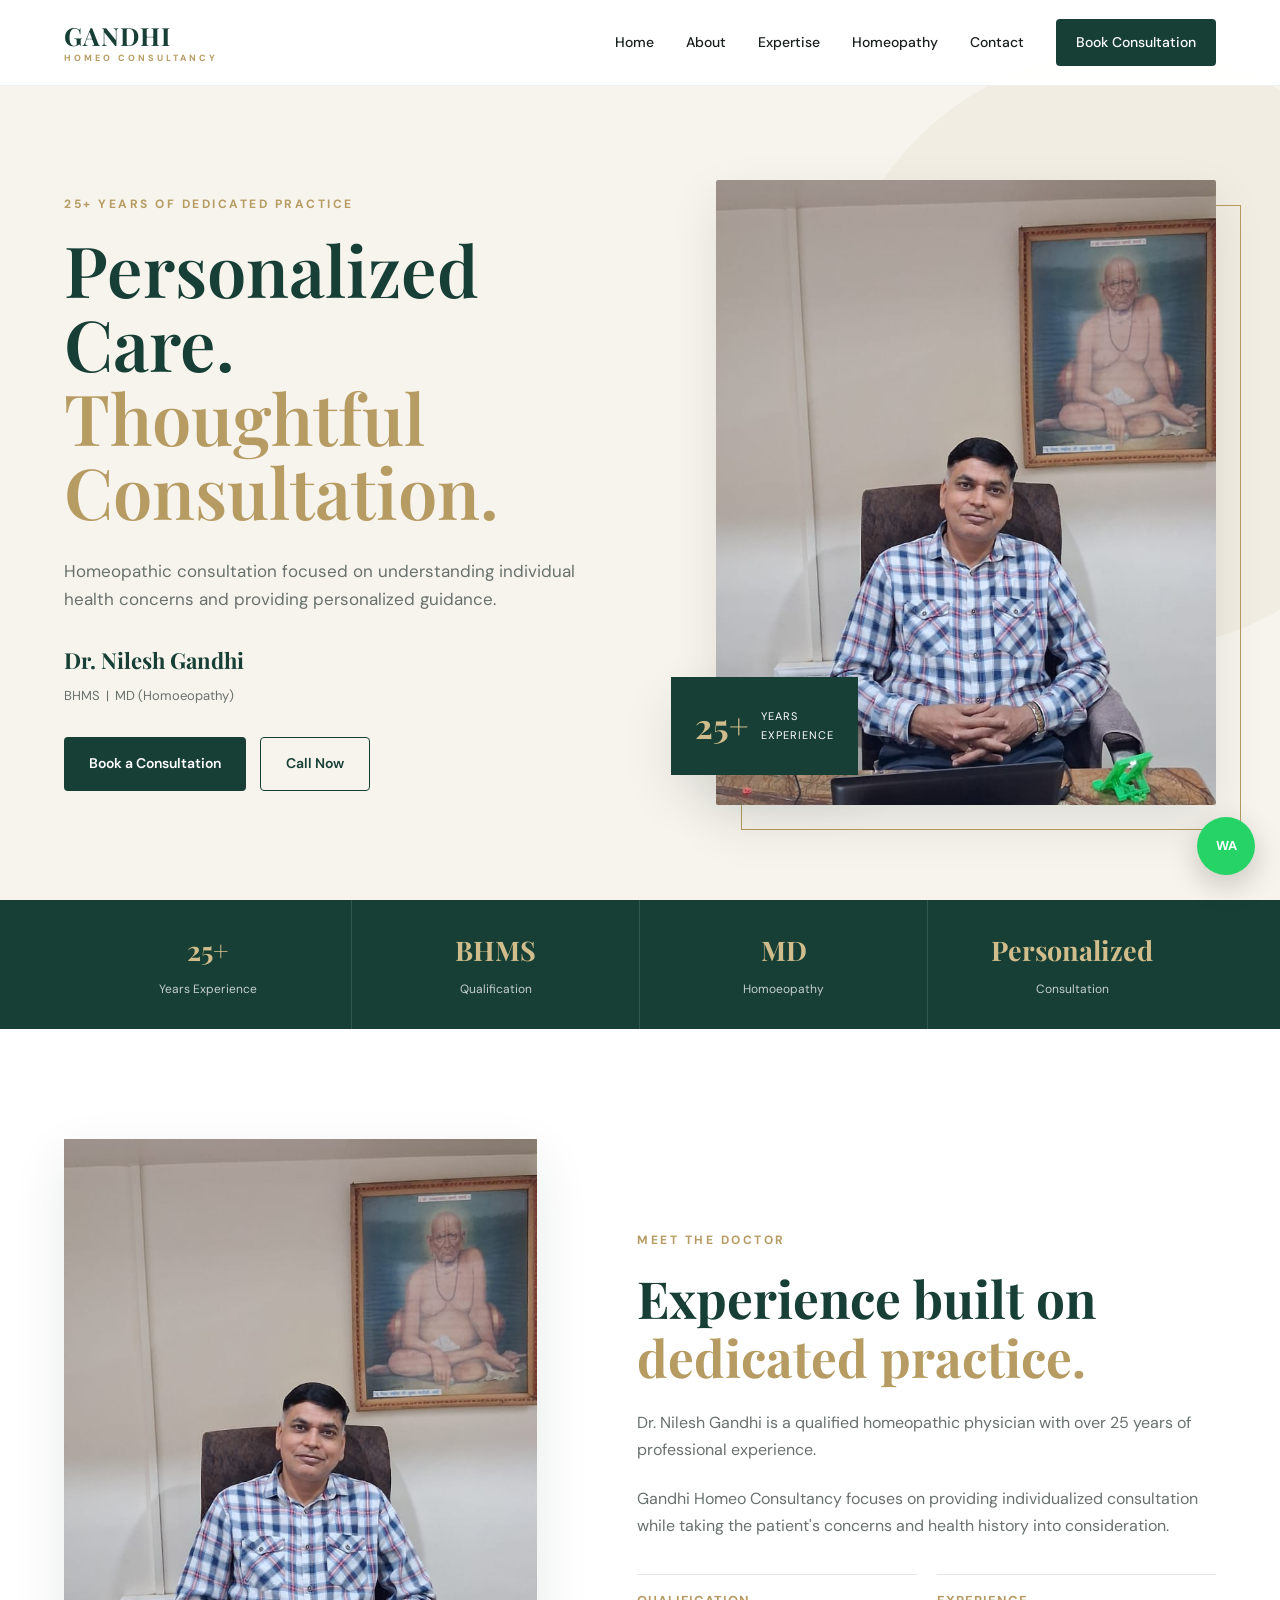
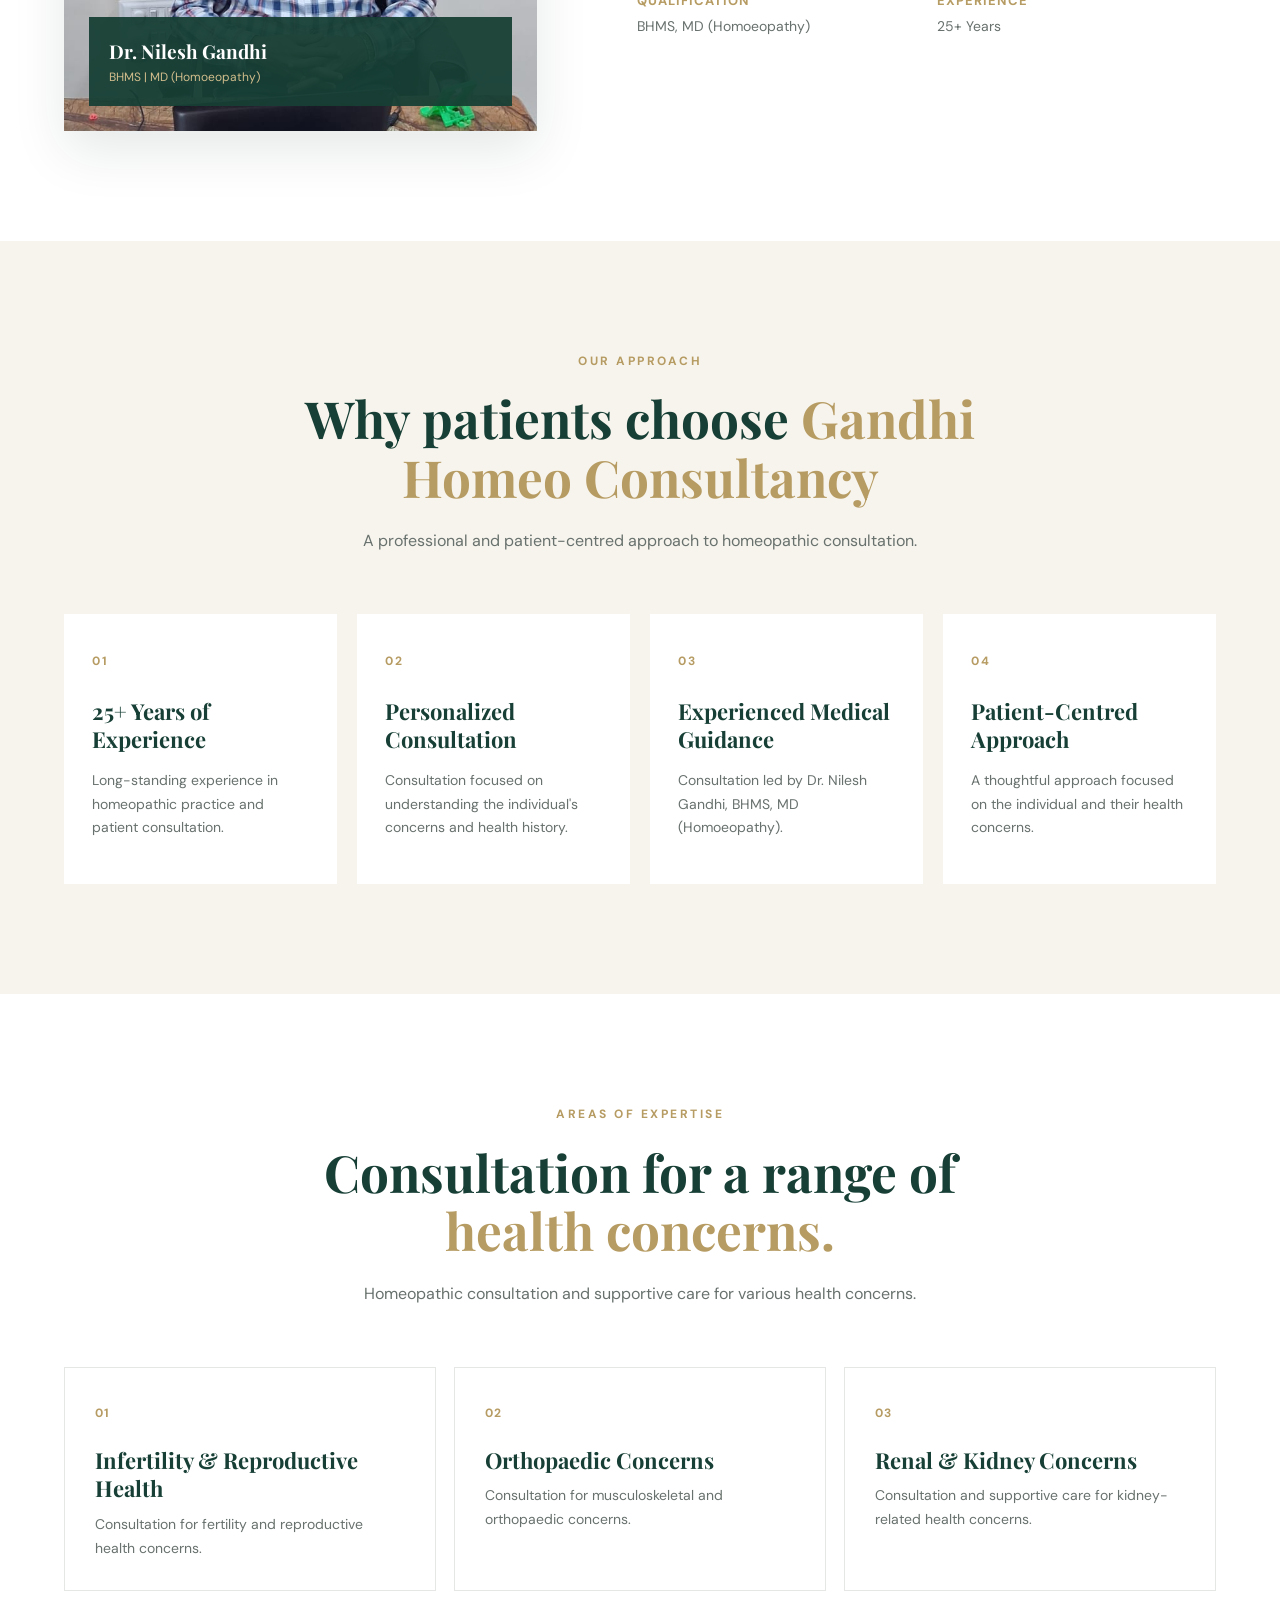
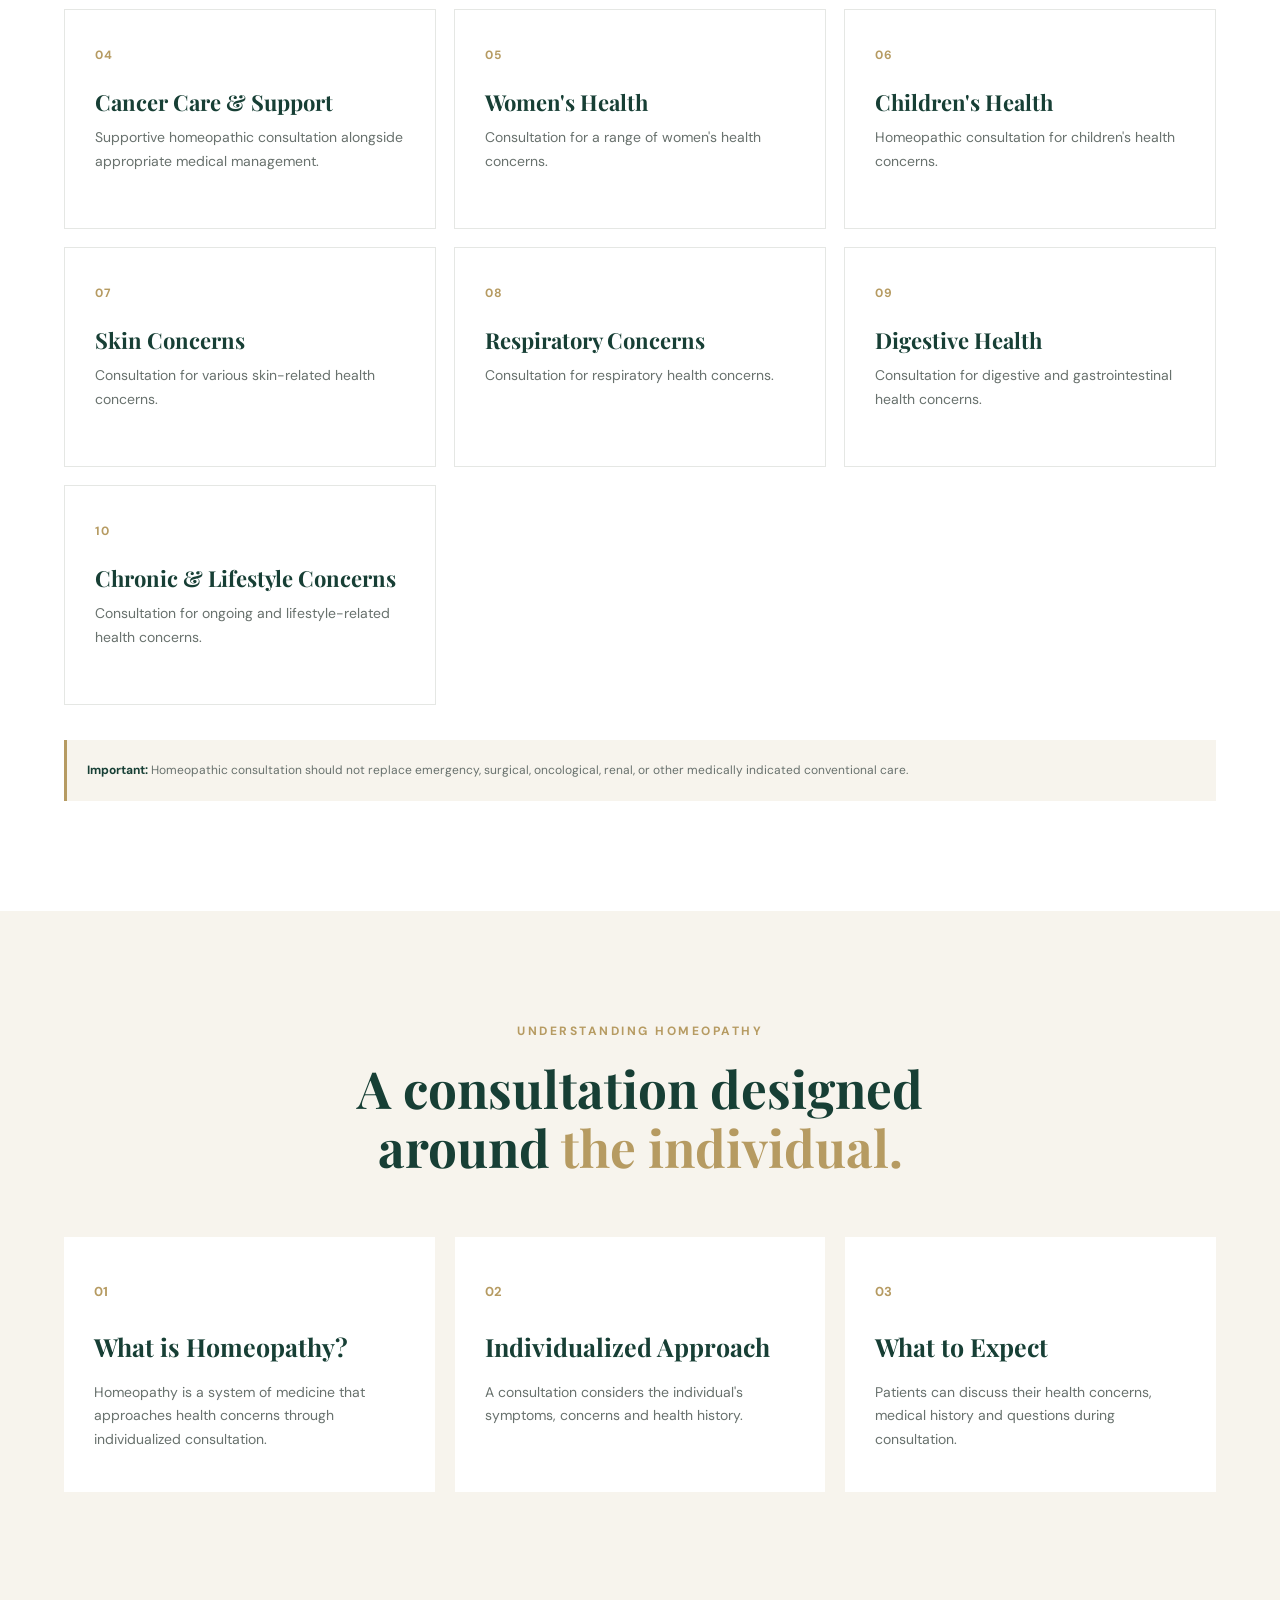
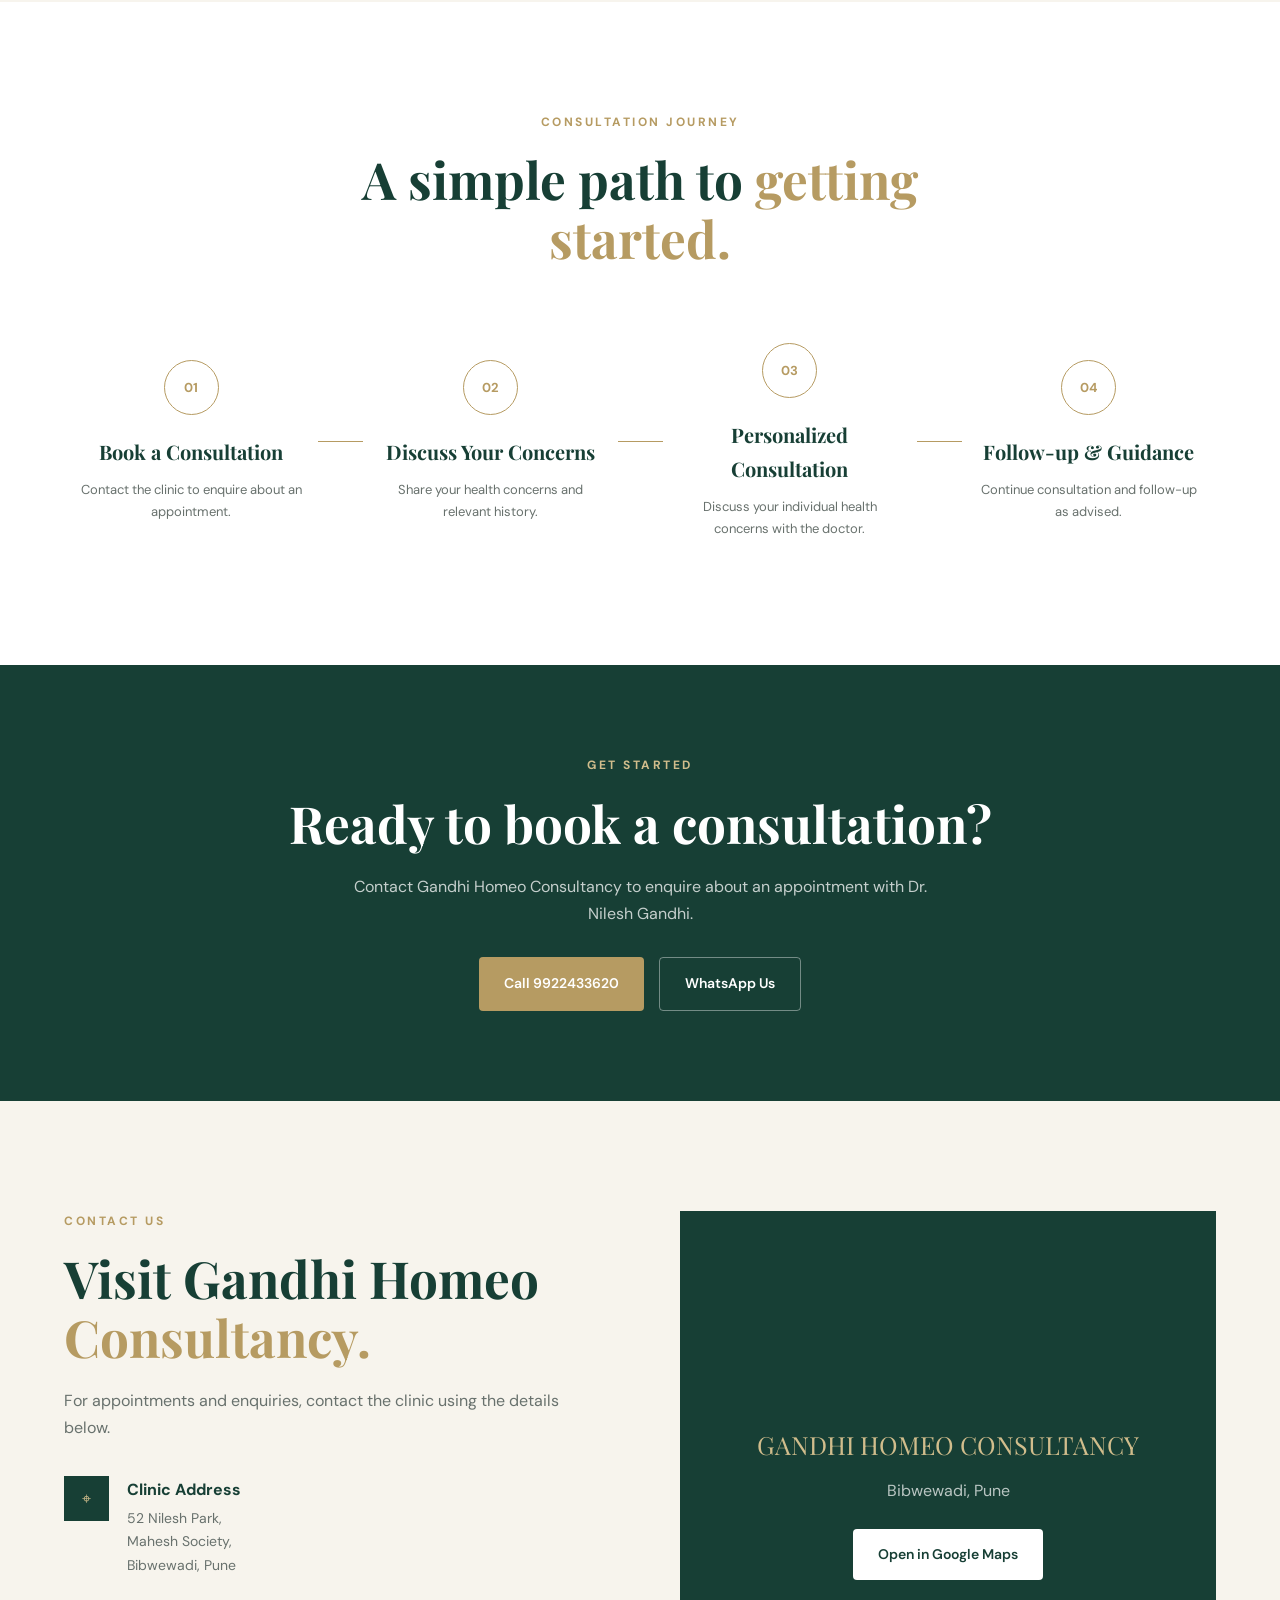
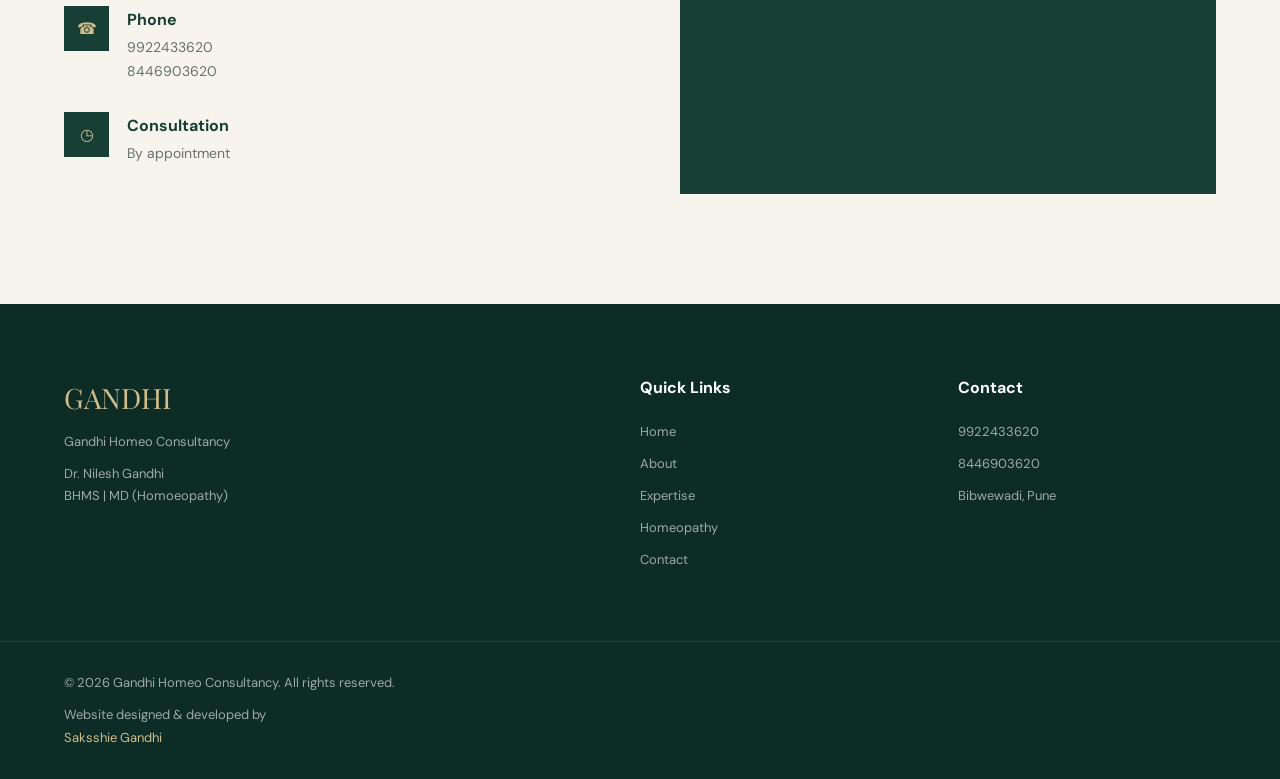
<file: index.html>
<!DOCTYPE html>
<html lang="en">

<head>
    
    <meta name="google-site-verification" content="googlea8a2b70182776283">
    <meta charset="UTF-8">
    <meta name="viewport" content="width=device-width, initial-scale=1.0">

    <title>Gandhi Homeo Consultancy | Dr. Nilesh Gandhi</title>

    <meta name="description"
        content="Gandhi Homeo Consultancy - Homeopathic consultation by Dr. Nilesh Gandhi, BHMS, MD (Homoeopathy), with over 25 years of experience in Pune.">

    <link rel="stylesheet" href="style.css">

    <!-- Google Fonts -->
    <link rel="preconnect" href="https://fonts.googleapis.com">
    <link rel="preconnect" href="https://fonts.gstatic.com" crossorigin>

    <link
        href="https://fonts.googleapis.com/css2?family=DM+Sans:wght@400;500;600;700&family=Playfair+Display:wght@500;600;700&display=swap"
        rel="stylesheet">
</head>

<body>

    <!-- ================= NAVIGATION ================= -->

    <header class="navbar">

        <div class="container nav-container">

            <a href="#home" class="logo">
                <span class="logo-main">GANDHI</span>
                <span class="logo-sub">HOMEO CONSULTANCY</span>
            </a>

            <nav class="nav-menu" id="navMenu">

                <a href="#home">Home</a>
                <a href="#about">About</a>
                <a href="#expertise">Expertise</a>
                <a href="#homeopathy">Homeopathy</a>
                <a href="#contact">Contact</a>

                <a href="#contact" class="nav-button">
                    Book Consultation
                </a>

            </nav>

            <button class="menu-toggle" id="menuToggle">
                ☰
            </button>

        </div>

    </header>


    <main>

        <!-- ================= HERO ================= -->

        <section class="hero" id="home">

            <div class="hero-background"></div>

            <div class="container hero-container">

                <div class="hero-content">

                    <span class="eyebrow">
                        25+ YEARS OF DEDICATED PRACTICE
                    </span>

                    <h1>
                        Personalized Care.
                        <span>Thoughtful Consultation.</span>
                    </h1>

                    <p class="hero-description">
                        Homeopathic consultation focused on understanding
                        individual health concerns and providing personalized
                        guidance.
                    </p>

                    <div class="doctor-intro">

                        <strong>Dr. Nilesh Gandhi</strong>

                        <span>
                            BHMS &nbsp;|&nbsp; MD (Homoeopathy)
                        </span>

                    </div>

                    <div class="hero-buttons">

                        <a href="#contact" class="primary-button">
                            Book a Consultation
                        </a>

                        <a href="tel:9922433620" class="secondary-button">
                            Call Now
                        </a>

                    </div>

                </div>


                <div class="hero-image-wrapper">

                    <div class="hero-image-decoration"></div>

                    <div class="hero-image">

                        <img src="images/doctor.jpeg"
                            alt="Dr. Nilesh Gandhi - Gandhi Homeo Consultancy">

                    </div>

                    <div class="experience-badge">

                        <strong>25+</strong>

                        <span>
                            Years<br>
                            Experience
                        </span>

                    </div>

                </div>

            </div>

        </section>


        <!-- ================= CREDIBILITY STRIP ================= -->

        <section class="credentials">

            <div class="container credentials-grid">

                <div class="credential">

                    <strong>25+</strong>

                    <span>Years Experience</span>

                </div>


                <div class="credential">

                    <strong>BHMS</strong>

                    <span>Qualification</span>

                </div>


                <div class="credential">

                    <strong>MD</strong>

                    <span>Homoeopathy</span>

                </div>


                <div class="credential">

                    <strong>Personalized</strong>

                    <span>Consultation</span>

                </div>

            </div>

        </section>


        <!-- ================= ABOUT DOCTOR ================= -->

        <section class="about section-padding" id="about">

            <div class="container about-grid">

                <div class="about-image">

                    <img src="images/doctor.jpeg"
                        alt="Dr. Nilesh Gandhi">

                    <div class="image-caption">

                        <strong>Dr. Nilesh Gandhi</strong>

                        <span>BHMS | MD (Homoeopathy)</span>

                    </div>

                </div>


                <div class="about-content">

                    <span class="section-label">
                        MEET THE DOCTOR
                    </span>

                    <h2>
                        Experience built on
                        <span>dedicated practice.</span>
                    </h2>

                    <p>
                        Dr. Nilesh Gandhi is a qualified homeopathic physician
                        with over 25 years of professional experience.
                    </p>

                    <p>
                        Gandhi Homeo Consultancy focuses on providing
                        individualized consultation while taking the patient's
                        concerns and health history into consideration.
                    </p>

                    <div class="doctor-details">

                        <div>
                            <strong>Qualification</strong>
                            <span>BHMS, MD (Homoeopathy)</span>
                        </div>

                        <div>
                            <strong>Experience</strong>
                            <span>25+ Years</span>
                        </div>

                    </div>

                </div>

            </div>

        </section>


        <!-- ================= WHY CHOOSE US ================= -->

        <section class="why-us section-padding">

            <div class="container">

                <div class="section-heading">

                    <span class="section-label">
                        OUR APPROACH
                    </span>

                    <h2>
                        Why patients choose
                        <span>Gandhi Homeo Consultancy</span>
                    </h2>

                    <p>
                        A professional and patient-centred approach to
                        homeopathic consultation.
                    </p>

                </div>


                <div class="why-grid">

                    <article class="why-card">

                        <div class="card-number">01</div>

                        <h3>
                            25+ Years of Experience
                        </h3>

                        <p>
                            Long-standing experience in homeopathic practice
                            and patient consultation.
                        </p>

                    </article>


                    <article class="why-card">

                        <div class="card-number">02</div>

                        <h3>
                            Personalized Consultation
                        </h3>

                        <p>
                            Consultation focused on understanding the
                            individual's concerns and health history.
                        </p>

                    </article>


                    <article class="why-card">

                        <div class="card-number">03</div>

                        <h3>
                            Experienced Medical Guidance
                        </h3>

                        <p>
                            Consultation led by Dr. Nilesh Gandhi,
                            BHMS, MD (Homoeopathy).
                        </p>

                    </article>


                    <article class="why-card">

                        <div class="card-number">04</div>

                        <h3>
                            Patient-Centred Approach
                        </h3>

                        <p>
                            A thoughtful approach focused on the individual
                            and their health concerns.
                        </p>

                    </article>

                </div>

            </div>

        </section>


        <!-- ================= EXPERTISE ================= -->

        <section class="expertise section-padding" id="expertise">

            <div class="container">

                <div class="section-heading">

                    <span class="section-label">
                        AREAS OF EXPERTISE
                    </span>

                    <h2>
                        Consultation for a range of
                        <span>health concerns.</span>
                    </h2>

                    <p>
                        Homeopathic consultation and supportive care for
                        various health concerns.
                    </p>

                </div>


                <div class="expertise-grid">

                    <article class="expertise-card">

                        <span class="expertise-icon">01</span>

                        <h3>
                            Infertility & Reproductive Health
                        </h3>

                        <p>
                            Consultation for fertility and reproductive
                            health concerns.
                        </p>

                    </article>


                    <article class="expertise-card">

                        <span class="expertise-icon">02</span>

                        <h3>
                            Orthopaedic Concerns
                        </h3>

                        <p>
                            Consultation for musculoskeletal and
                            orthopaedic concerns.
                        </p>

                    </article>


                    <article class="expertise-card">

                        <span class="expertise-icon">03</span>

                        <h3>
                            Renal & Kidney Concerns
                        </h3>

                        <p>
                            Consultation and supportive care for
                            kidney-related health concerns.
                        </p>

                    </article>


                    <article class="expertise-card">

                        <span class="expertise-icon">04</span>

                        <h3>
                            Cancer Care & Support
                        </h3>

                        <p>
                            Supportive homeopathic consultation alongside
                            appropriate medical management.
                        </p>

                    </article>


                    <article class="expertise-card">

                        <span class="expertise-icon">05</span>

                        <h3>
                            Women's Health
                        </h3>

                        <p>
                            Consultation for a range of women's health
                            concerns.
                        </p>

                    </article>


                    <article class="expertise-card">

                        <span class="expertise-icon">06</span>

                        <h3>
                            Children's Health
                        </h3>

                        <p>
                            Homeopathic consultation for children's
                            health concerns.
                        </p>

                    </article>


                    <article class="expertise-card">

                        <span class="expertise-icon">07</span>

                        <h3>
                            Skin Concerns
                        </h3>

                        <p>
                            Consultation for various skin-related
                            health concerns.
                        </p>

                    </article>


                    <article class="expertise-card">

                        <span class="expertise-icon">08</span>

                        <h3>
                            Respiratory Concerns
                        </h3>

                        <p>
                            Consultation for respiratory health concerns.
                        </p>

                    </article>


                    <article class="expertise-card">

                        <span class="expertise-icon">09</span>

                        <h3>
                            Digestive Health
                        </h3>

                        <p>
                            Consultation for digestive and gastrointestinal
                            health concerns.
                        </p>

                    </article>


                    <article class="expertise-card">

                        <span class="expertise-icon">10</span>

                        <h3>
                            Chronic & Lifestyle Concerns
                        </h3>

                        <p>
                            Consultation for ongoing and lifestyle-related
                            health concerns.
                        </p>

                    </article>

                </div>


                <div class="medical-note">

                    <strong>Important:</strong>

                    Homeopathic consultation should not replace emergency,
                    surgical, oncological, renal, or other medically indicated
                    conventional care.

                </div>

            </div>

        </section>


        <!-- ================= HOMEOPATHY ================= -->

        <section class="homeopathy section-padding" id="homeopathy">

            <div class="container">

                <div class="section-heading">

                    <span class="section-label">
                        UNDERSTANDING HOMEOPATHY
                    </span>

                    <h2>
                        A consultation designed around
                        <span>the individual.</span>
                    </h2>

                </div>


                <div class="homeopathy-grid">

                    <article class="homeopathy-card">

                        <span>01</span>

                        <h3>
                            What is Homeopathy?
                        </h3>

                        <p>
                            Homeopathy is a system of medicine that approaches
                            health concerns through individualized consultation.
                        </p>

                    </article>


                    <article class="homeopathy-card">

                        <span>02</span>

                        <h3>
                            Individualized Approach
                        </h3>

                        <p>
                            A consultation considers the individual's symptoms,
                            concerns and health history.
                        </p>

                    </article>


                    <article class="homeopathy-card">

                        <span>03</span>

                        <h3>
                            What to Expect
                        </h3>

                        <p>
                            Patients can discuss their health concerns,
                            medical history and questions during consultation.
                        </p>

                    </article>

                </div>

            </div>

        </section>


        <!-- ================= CONSULTATION JOURNEY ================= -->

        <section class="journey section-padding">

            <div class="container">

                <div class="section-heading">

                    <span class="section-label">
                        CONSULTATION JOURNEY
                    </span>

                    <h2>
                        A simple path to
                        <span>getting started.</span>
                    </h2>

                </div>


                <div class="journey-grid">

                    <div class="journey-step">

                        <span>01</span>

                        <h3>
                            Book a Consultation
                        </h3>

                        <p>
                            Contact the clinic to enquire about an appointment.
                        </p>

                    </div>


                    <div class="journey-line"></div>


                    <div class="journey-step">

                        <span>02</span>

                        <h3>
                            Discuss Your Concerns
                        </h3>

                        <p>
                            Share your health concerns and relevant history.
                        </p>

                    </div>


                    <div class="journey-line"></div>


                    <div class="journey-step">

                        <span>03</span>

                        <h3>
                            Personalized Consultation
                        </h3>

                        <p>
                            Discuss your individual health concerns with
                            the doctor.
                        </p>

                    </div>


                    <div class="journey-line"></div>


                    <div class="journey-step">

                        <span>04</span>

                        <h3>
                            Follow-up & Guidance
                        </h3>

                        <p>
                            Continue consultation and follow-up as advised.
                        </p>

                    </div>

                </div>

            </div>

        </section>


        <!-- ================= CTA ================= -->

        <section class="cta">

            <div class="container cta-content">

                <span class="section-label">
                    GET STARTED
                </span>

                <h2>
                    Ready to book a consultation?
                </h2>

                <p>
                    Contact Gandhi Homeo Consultancy to enquire about
                    an appointment with Dr. Nilesh Gandhi.
                </p>

                <div class="cta-buttons">

                    <a href="tel:9922433620" class="primary-button">
                        Call 9922433620
                    </a>

                    <a href="https://wa.me/919922433620?text=Hello%2C%20I%20would%20like%20to%20book%20a%20consultation%20with%20Dr.%20Nilesh%20Gandhi."
                        target="_blank"
                        class="whatsapp-button">

                        WhatsApp Us

                    </a>

                </div>

            </div>

        </section>


        <!-- ================= CONTACT ================= -->

        <section class="contact section-padding" id="contact">

            <div class="container contact-grid">

                <div class="contact-info">

                    <span class="section-label">
                        CONTACT US
                    </span>

                    <h2>
                        Visit Gandhi Homeo
                        <span>Consultancy.</span>
                    </h2>

                    <p>
                        For appointments and enquiries, contact the clinic
                        using the details below.
                    </p>


                    <div class="contact-item">

                        <span class="contact-icon">⌖</span>

                        <div>

                            <strong>Clinic Address</strong>

                            <p>
                                52 Nilesh Park,<br>
                                Mahesh Society,<br>
                                Bibwewadi, Pune
                            </p>

                        </div>

                    </div>


                    <div class="contact-item">

                        <span class="contact-icon">☎</span>

                        <div>

                            <strong>Phone</strong>

                            <p>
                                <a href="tel:9922433620">
                                    9922433620
                                </a>
                                <br>

                                <a href="tel:8446903620">
                                    8446903620
                                </a>
                            </p>

                        </div>

                    </div>


                    <div class="contact-item">

                        <span class="contact-icon">◷</span>

                        <div>

                            <strong>Consultation</strong>

                            <p>
                                By appointment
                            </p>

                        </div>

                    </div>

                </div>


                <div class="map-container">

                    <div class="map-placeholder">

                        <span>GANDHI HOMEO CONSULTANCY</span>

                        <p>
                            Bibwewadi, Pune
                        </p>

                        <a href="https://www.google.com/maps/search/?api=1&query=Gandhi+Homeo+Consultancy+Bibwewadi+Pune"
                            target="_blank"
                            class="map-button">

                            Open in Google Maps

                        </a>

                    </div>

                </div>

            </div>

        </section>

    </main>


    <!-- ================= FOOTER ================= -->

    <footer class="footer">

        <div class="container footer-grid">

            <div>

                <div class="footer-logo">
                    GANDHI
                </div>

                <p>
                    Gandhi Homeo Consultancy
                </p>

                <p>
                    Dr. Nilesh Gandhi<br>
                    BHMS | MD (Homoeopathy)
                </p>

            </div>


            <div>

                <h4>Quick Links</h4>

                <a href="#home">Home</a>
                <a href="#about">About</a>
                <a href="#expertise">Expertise</a>
                <a href="#homeopathy">Homeopathy</a>
                <a href="#contact">Contact</a>

            </div>


            <div>

                <h4>Contact</h4>

                <a href="tel:9922433620">
                    9922433620
                </a>

                <a href="tel:8446903620">
                    8446903620
                </a>

                <p>
                    Bibwewadi, Pune
                </p>

            </div>

        </div>


        <div class="footer-bottom">

    <div class="container">

        <p>
            © 2026 Gandhi Homeo Consultancy.
            All rights reserved.
        </p>

        <p class="developer-credit">
            Website designed &amp; developed by
            <a href="https://github.com/saksshie-gandhi"
               target="_blank"
               rel="noopener noreferrer">
                Saksshie Gandhi
            </a>
        </p>

    </div>

</div>
    </footer>


    <!-- WhatsApp Floating Button -->

    <a href="https://wa.me/919922433620?text=Hello%2C%20I%20would%20like%20to%20book%20a%20consultation%20with%20Dr.%20Nilesh%20Gandhi."
        class="whatsapp-float"
        target="_blank"
        aria-label="Contact Gandhi Homeo Consultancy on WhatsApp">

        WA

    </a>


    <script src="script.js"></script>

</body>

</html>
</file>
<file: style.css>
/* =====================================================
   GANDHI HOMEO CONSULTANCY
   Premium Clinic Website
   ===================================================== */


/* ================= VARIABLES ================= */

:root {

    --forest: #173f35;
    --forest-dark: #0d2c25;
    --forest-light: #2c5b4f;

    --cream: #f7f4ed;
    --cream-dark: #eee9dd;

    --gold: #b69b62;
    --gold-light: #d1bd8c;

    --white: #ffffff;
    --black: #18201d;
    --grey: #68716d;
    --light-grey: #e5e7e4;

    --shadow: 0 20px 50px rgba(13, 44, 37, 0.10);

}


/* ================= RESET ================= */

* {
    margin: 0;
    padding: 0;
    box-sizing: border-box;
}

html {
    scroll-behavior: smooth;
}

body {

    font-family: "DM Sans", sans-serif;

    color: var(--black);

    background: var(--white);

    line-height: 1.7;

}

img {
    width: 100%;
    display: block;
}

a {
    text-decoration: none;
    color: inherit;
}


/* ================= CONTAINER ================= */

.container {

    width: min(1180px, 90%);

    margin: auto;

}


/* ================= NAVBAR ================= */

.navbar {

    position: fixed;

    top: 0;
    left: 0;

    width: 100%;

    z-index: 1000;

    background: rgba(255, 255, 255, 0.96);

    backdrop-filter: blur(15px);

    border-bottom: 1px solid rgba(23, 63, 53, 0.08);

}

.nav-container {

    min-height: 85px;

    display: flex;

    align-items: center;

    justify-content: space-between;

}

.logo {

    display: flex;

    flex-direction: column;

    line-height: 1;

}

.logo-main {

    font-family: "Playfair Display", serif;

    font-size: 25px;

    font-weight: 700;

    color: var(--forest);

    letter-spacing: 1px;

}

.logo-sub {

    font-size: 9px;

    letter-spacing: 3px;

    margin-top: 6px;

    color: var(--gold);

    font-weight: 700;

}

.nav-menu {

    display: flex;

    align-items: center;

    gap: 32px;

}

.nav-menu > a {

    font-size: 14px;

    font-weight: 500;

    color: var(--black);

    transition: 0.3s;

}

.nav-menu > a:hover {

    color: var(--gold);

}

.nav-button {

    background: var(--forest);

    color: white !important;

    padding: 12px 20px;

    border-radius: 4px;

}

.nav-button:hover {

    background: var(--forest-light);

}

.menu-toggle {

    display: none;

    background: none;

    border: none;

    font-size: 28px;

    cursor: pointer;

    color: var(--forest);

}


/* ================= HERO ================= */

.hero {

    position: relative;

    min-height: 100vh;

    display: flex;

    align-items: center;

    overflow: hidden;

    background: var(--cream);

    padding-top: 85px;

}

.hero-background {

    position: absolute;

    width: 600px;

    height: 600px;

    border-radius: 50%;

    background: rgba(182, 155, 98, 0.08);

    right: -150px;

    top: 50px;

}

.hero-container {

    display: grid;

    grid-template-columns: 1.05fr 0.95fr;

    gap: 80px;

    align-items: center;

    position: relative;

    z-index: 2;

}

.eyebrow,
.section-label {

    display: block;

    color: var(--gold);

    font-size: 12px;

    letter-spacing: 2.5px;

    font-weight: 700;

    margin-bottom: 18px;

}

.hero h1 {

    font-family: "Playfair Display", serif;

    font-size: clamp(48px, 5.5vw, 78px);

    line-height: 1.05;

    font-weight: 600;

    color: var(--forest);

    max-width: 700px;

}

.hero h1 span {

    display: block;

    color: var(--gold);

}

.hero-description {

    max-width: 590px;

    margin: 28px 0;

    color: var(--grey);

    font-size: 17px;

}

.doctor-intro {

    display: flex;

    flex-direction: column;

    margin-bottom: 30px;

}

.doctor-intro strong {

    font-family: "Playfair Display", serif;

    font-size: 22px;

    color: var(--forest);

}

.doctor-intro span {

    color: var(--grey);

    font-size: 13px;

    margin-top: 5px;

}

.hero-buttons {

    display: flex;

    gap: 14px;

    flex-wrap: wrap;

}


/* ================= BUTTONS ================= */

.primary-button,
.secondary-button,
.whatsapp-button,
.map-button {

    display: inline-flex;

    align-items: center;

    justify-content: center;

    padding: 14px 25px;

    border-radius: 4px;

    font-size: 14px;

    font-weight: 600;

    transition: 0.3s;

}

.primary-button {

    background: var(--forest);

    color: white;

}

.primary-button:hover {

    background: var(--forest-dark);

    transform: translateY(-2px);

}

.secondary-button {

    border: 1px solid var(--forest);

    color: var(--forest);

}

.secondary-button:hover {

    background: var(--forest);

    color: white;

}


/* ================= HERO IMAGE ================= */

.hero-image-wrapper {

    position: relative;

    max-width: 500px;

    margin-left: auto;

}

.hero-image {

    position: relative;

    z-index: 2;

    border-radius: 2px;

    overflow: hidden;

    box-shadow: var(--shadow);

}

.hero-image img {

    aspect-ratio: 4 / 5;

    object-fit: cover;

}

.hero-image-decoration {

    position: absolute;

    width: 100%;

    height: 100%;

    border: 1px solid var(--gold);

    top: 25px;

    right: -25px;

    z-index: 1;

}

.experience-badge {

    position: absolute;

    bottom: 30px;

    left: -45px;

    z-index: 3;

    background: var(--forest);

    color: white;

    padding: 20px 24px;

    display: flex;

    align-items: center;

    gap: 12px;

    box-shadow: var(--shadow);

}

.experience-badge strong {

    font-family: "Playfair Display", serif;

    font-size: 34px;

    color: var(--gold-light);

}

.experience-badge span {

    font-size: 11px;

    text-transform: uppercase;

    letter-spacing: 1px;

}


/* ================= CREDENTIALS ================= */

.credentials {

    background: var(--forest);

    color: white;

}

.credentials-grid {

    display: grid;

    grid-template-columns: repeat(4, 1fr);

}

.credential {

    padding: 28px;

    text-align: center;

    border-right: 1px solid rgba(255,255,255,0.12);

}

.credential:last-child {

    border-right: none;

}

.credential strong {

    display: block;

    font-family: "Playfair Display", serif;

    font-size: 27px;

    color: var(--gold-light);

}

.credential span {

    font-size: 12px;

    color: rgba(255,255,255,0.75);

}


/* ================= GENERAL SECTIONS ================= */

.section-padding {

    padding: 110px 0;

}

.section-heading {

    max-width: 700px;

    margin: 0 auto 60px;

    text-align: center;

}

.section-heading h2,
.about-content h2,
.contact-info h2 {

    font-family: "Playfair Display", serif;

    font-size: clamp(36px, 4vw, 54px);

    line-height: 1.15;

    color: var(--forest);

}

.section-heading h2 span,
.about-content h2 span,
.contact-info h2 span {

    color: var(--gold);

}

.section-heading p {

    color: var(--grey);

    margin-top: 20px;

}


/* ================= ABOUT ================= */

.about {

    background: white;

}

.about-grid {

    display: grid;

    grid-template-columns: 0.9fr 1.1fr;

    gap: 100px;

    align-items: center;

}

.about-image {

    position: relative;

}

.about-image img {

    aspect-ratio: 4 / 5;

    object-fit: cover;

    box-shadow: var(--shadow);

}

.image-caption {

    position: absolute;

    bottom: 25px;

    left: 25px;

    right: 25px;

    padding: 18px 20px;

    background: rgba(23, 63, 53, 0.94);

    color: white;

    display: flex;

    flex-direction: column;

}

.image-caption strong {

    font-family: "Playfair Display", serif;

    font-size: 19px;

}

.image-caption span {

    font-size: 12px;

    color: var(--gold-light);

}

.about-content p {

    color: var(--grey);

    margin: 22px 0;

    max-width: 600px;

}

.doctor-details {

    display: grid;

    grid-template-columns: 1fr 1fr;

    gap: 20px;

    margin-top: 35px;

}

.doctor-details div {

    border-top: 1px solid var(--light-grey);

    padding-top: 15px;

}

.doctor-details strong {

    display: block;

    font-size: 13px;

    color: var(--gold);

    text-transform: uppercase;

    letter-spacing: 1px;

}

.doctor-details span {

    font-size: 14px;

    color: var(--grey);

}


/* ================= WHY US ================= */

.why-us {

    background: var(--cream);

}

.why-grid {

    display: grid;

    grid-template-columns: repeat(4, 1fr);

    gap: 20px;

}

.why-card {

    background: white;

    padding: 35px 28px;

    min-height: 270px;

    transition: 0.3s;

    border-top: 2px solid transparent;

}

.why-card:hover {

    transform: translateY(-8px);

    border-top-color: var(--gold);

    box-shadow: var(--shadow);

}

.card-number {

    color: var(--gold);

    font-size: 12px;

    font-weight: 700;

    letter-spacing: 2px;

    margin-bottom: 25px;

}

.why-card h3 {

    font-family: "Playfair Display", serif;

    color: var(--forest);

    font-size: 22px;

    line-height: 1.3;

}

.why-card p {

    color: var(--grey);

    font-size: 14px;

    margin-top: 15px;

}


/* ================= EXPERTISE ================= */

.expertise {

    background: white;

}

.expertise-grid {

    display: grid;

    grid-template-columns: repeat(3, 1fr);

    gap: 18px;

}

.expertise-card {

    padding: 30px;

    border: 1px solid var(--light-grey);

    transition: 0.3s;

    min-height: 220px;

}

.expertise-card:hover {

    border-color: var(--gold);

    transform: translateY(-5px);

    box-shadow: var(--shadow);

}

.expertise-icon {

    color: var(--gold);

    font-size: 12px;

    font-weight: 700;

    letter-spacing: 1px;

}

.expertise-card h3 {

    font-family: "Playfair Display", serif;

    color: var(--forest);

    font-size: 22px;

    line-height: 1.3;

    margin: 20px 0 10px;

}

.expertise-card p {

    color: var(--grey);

    font-size: 14px;

}

.medical-note {

    margin-top: 35px;

    padding: 20px;

    background: var(--cream);

    border-left: 3px solid var(--gold);

    font-size: 12px;

    color: var(--grey);

}

.medical-note strong {

    color: var(--forest);

}


/* ================= HOMEOPATHY ================= */

.homeopathy {

    background: var(--cream);

}

.homeopathy-grid {

    display: grid;

    grid-template-columns: repeat(3, 1fr);

    gap: 20px;

}

.homeopathy-card {

    background: white;

    padding: 40px 30px;

}

.homeopathy-card > span {

    color: var(--gold);

    font-size: 13px;

    font-weight: 700;

}

.homeopathy-card h3 {

    font-family: "Playfair Display", serif;

    color: var(--forest);

    font-size: 25px;

    margin: 22px 0 12px;

}

.homeopathy-card p {

    color: var(--grey);

    font-size: 14px;

}


/* ================= JOURNEY ================= */

.journey {

    background: white;

}

.journey-grid {

    display: grid;

    grid-template-columns: 1fr auto 1fr auto 1fr auto 1fr;

    align-items: center;

}

.journey-step {

    text-align: center;

    padding: 15px;

}

.journey-step > span {

    width: 55px;

    height: 55px;

    border: 1px solid var(--gold);

    color: var(--gold);

    display: flex;

    align-items: center;

    justify-content: center;

    border-radius: 50%;

    margin: 0 auto 20px;

    font-weight: 700;

    font-size: 13px;

}

.journey-step h3 {

    font-family: "Playfair Display", serif;

    color: var(--forest);

    font-size: 20px;

}

.journey-step p {

    color: var(--grey);

    font-size: 13px;

    margin-top: 10px;

}

.journey-line {

    width: 45px;

    height: 1px;

    background: var(--gold);

}


/* ================= CTA ================= */

.cta {

    background: var(--forest);

    color: white;

    text-align: center;

    padding: 90px 0;

}

.cta .section-label {

    color: var(--gold-light);

}

.cta h2 {

    font-family: "Playfair Display", serif;

    font-size: clamp(38px, 4vw, 58px);

    line-height: 1.15;

}

.cta p {

    max-width: 600px;

    margin: 20px auto 30px;

    color: rgba(255,255,255,0.75);

}

.cta-buttons {

    display: flex;

    justify-content: center;

    gap: 15px;

    flex-wrap: wrap;

}

.cta .primary-button {

    background: var(--gold);

}

.cta .primary-button:hover {

    background: var(--gold-light);

}

.whatsapp-button {

    background: transparent;

    border: 1px solid rgba(255,255,255,0.4);

    color: white;

}

.whatsapp-button:hover {

    background: white;

    color: var(--forest);

}


/* ================= CONTACT ================= */

.contact {

    background: var(--cream);

}

.contact-grid {

    display: grid;

    grid-template-columns: 1fr 1fr;

    gap: 80px;

    align-items: stretch;

}

.contact-info > p {

    color: var(--grey);

    margin: 20px 0 35px;

    max-width: 500px;

}

.contact-item {

    display: flex;

    gap: 18px;

    margin-bottom: 28px;

}

.contact-icon {

    width: 45px;

    height: 45px;

    display: flex;

    justify-content: center;

    align-items: center;

    background: var(--forest);

    color: var(--gold-light);

    flex-shrink: 0;

}

.contact-item strong {

    color: var(--forest);

}

.contact-item p {

    color: var(--grey);

    font-size: 14px;

    margin-top: 3px;

}

.contact-item a:hover {

    color: var(--gold);

}

.map-container {

    min-height: 450px;

}

.map-placeholder {

    height: 100%;

    min-height: 450px;

    background: var(--forest);

    color: white;

    display: flex;

    flex-direction: column;

    align-items: center;

    justify-content: center;

    text-align: center;

    padding: 40px;

}

.map-placeholder span {

    font-family: "Playfair Display", serif;

    font-size: 25px;

    color: var(--gold-light);

}

.map-placeholder p {

    margin: 10px 0 25px;

    color: rgba(255,255,255,0.7);

}

.map-button {

    background: white;

    color: var(--forest);

}

.map-button:hover {

    background: var(--gold-light);

}


/* ================= FOOTER ================= */

.footer {

    background: var(--forest-dark);

    color: white;

    padding-top: 70px;

}

.footer-grid {

    display: grid;

    grid-template-columns: 2fr 1fr 1fr;

    gap: 60px;

    padding-bottom: 60px;

}

.footer-logo {

    font-family: "Playfair Display", serif;

    font-size: 28px;

    color: var(--gold-light);

}

.footer p {

    color: rgba(255,255,255,0.6);

    font-size: 13px;

    margin-top: 10px;

}

.footer h4 {

    color: white;

    margin-bottom: 20px;

}

.footer a {

    display: block;

    color: rgba(255,255,255,0.6);

    font-size: 13px;

    margin-bottom: 10px;

    transition: 0.3s;

}

.footer a:hover {

    color: var(--gold-light);

}

.footer-bottom {

    border-top: 1px solid rgba(255,255,255,0.1);

    padding: 20px 0;

    color: rgba(255,255,255,0.4);

    font-size: 12px;

}


/* ================= WHATSAPP ================= */

.whatsapp-float {

    position: fixed;

    right: 25px;

    bottom: 25px;

    width: 58px;

    height: 58px;

    border-radius: 50%;

    background: #25D366;

    color: white;

    display: flex;

    align-items: center;

    justify-content: center;

    font-size: 13px;

    font-weight: 700;

    z-index: 999;

    box-shadow: 0 10px 30px rgba(0,0,0,0.2);

    transition: 0.3s;

}

.whatsapp-float:hover {

    transform: translateY(-5px);

}


/* ================= RESPONSIVE ================= */

@media (max-width: 1000px) {

    .hero-container {

        gap: 40px;

    }

    .why-grid {

        grid-template-columns: repeat(2, 1fr);

    }

    .expertise-grid {

        grid-template-columns: repeat(2, 1fr);

    }

    .about-grid {

        gap: 50px;

    }

    .journey-grid {

        grid-template-columns: 1fr 1fr;

        gap: 40px;

    }

    .journey-line {

        display: none;

    }

}


@media (max-width: 768px) {

    .nav-container {

        min-height: 75px;

    }

    .nav-menu {

        position: absolute;

        top: 75px;

        left: 0;

        width: 100%;

        background: white;

        display: none;

        flex-direction: column;

        align-items: stretch;

        gap: 0;

        padding: 15px 5% 25px;

        box-shadow: 0 15px 30px rgba(0,0,0,0.08);

    }

    .nav-menu.active {

        display: flex;

    }

    .nav-menu > a {

        padding: 13px 0;

    }

    .nav-button {

        text-align: center;

        margin-top: 10px;

    }

    .menu-toggle {

        display: block;

    }

    .hero {

        padding-top: 110px;

        padding-bottom: 70px;

    }

    .hero-container {

        grid-template-columns: 1fr;

    }

    .hero-content {

        text-align: center;

    }

    .hero-description {

        margin-left: auto;

        margin-right: auto;

    }

    .hero-buttons {

        justify-content: center;

    }

    .hero-image-wrapper {

        margin: 30px auto 0;

        width: 85%;

    }

    .experience-badge {

        left: -15px;

    }

    .credentials-grid {

        grid-template-columns: repeat(2, 1fr);

    }

    .credential {

        border-bottom: 1px solid rgba(255,255,255,0.12);

    }

    .section-padding {

        padding: 80px 0;

    }

    .about-grid {

        grid-template-columns: 1fr;

    }

    .about-content {

        text-align: center;

    }

    .about-content p {

        margin-left: auto;

        margin-right: auto;

    }

    .doctor-details {

        text-align: left;

    }

    .why-grid {

        grid-template-columns: 1fr;

    }

    .expertise-grid {

        grid-template-columns: 1fr;

    }

    .homeopathy-grid {

        grid-template-columns: 1fr;

    }

    .journey-grid {

        grid-template-columns: 1fr;

    }

    .contact-grid {

        grid-template-columns: 1fr;

        gap: 50px;

    }

    .footer-grid {

        grid-template-columns: 1fr;

        gap: 35px;

    }

}


@media (max-width: 480px) {

    .hero h1 {

        font-size: 43px;

    }

    .logo-main {

        font-size: 21px;

    }

    .logo-sub {

        font-size: 7px;

    }

    .experience-badge {

        padding: 14px;

    }

    .experience-badge strong {

        font-size: 27px;

    }

    .credentials-grid {

        grid-template-columns: 1fr 1fr;

    }

    .credential {

        padding: 20px 10px;

    }

    .doctor-details {

        grid-template-columns: 1fr;

    }

    .whatsapp-float {

        width: 52px;

        height: 52px;

        right: 18px;

        bottom: 18px;

    }

}
/* Developer Credit */

.developer-credit {
    margin-top: 8px;
    font-size: 12px;
    color: #a9b8b2;
}

.developer-credit a {
    color: #d1bd8c;
    text-decoration: none;
    transition: opacity 0.3s ease;
}

.developer-credit a:hover {
    opacity: 0.7;
}
</file>
